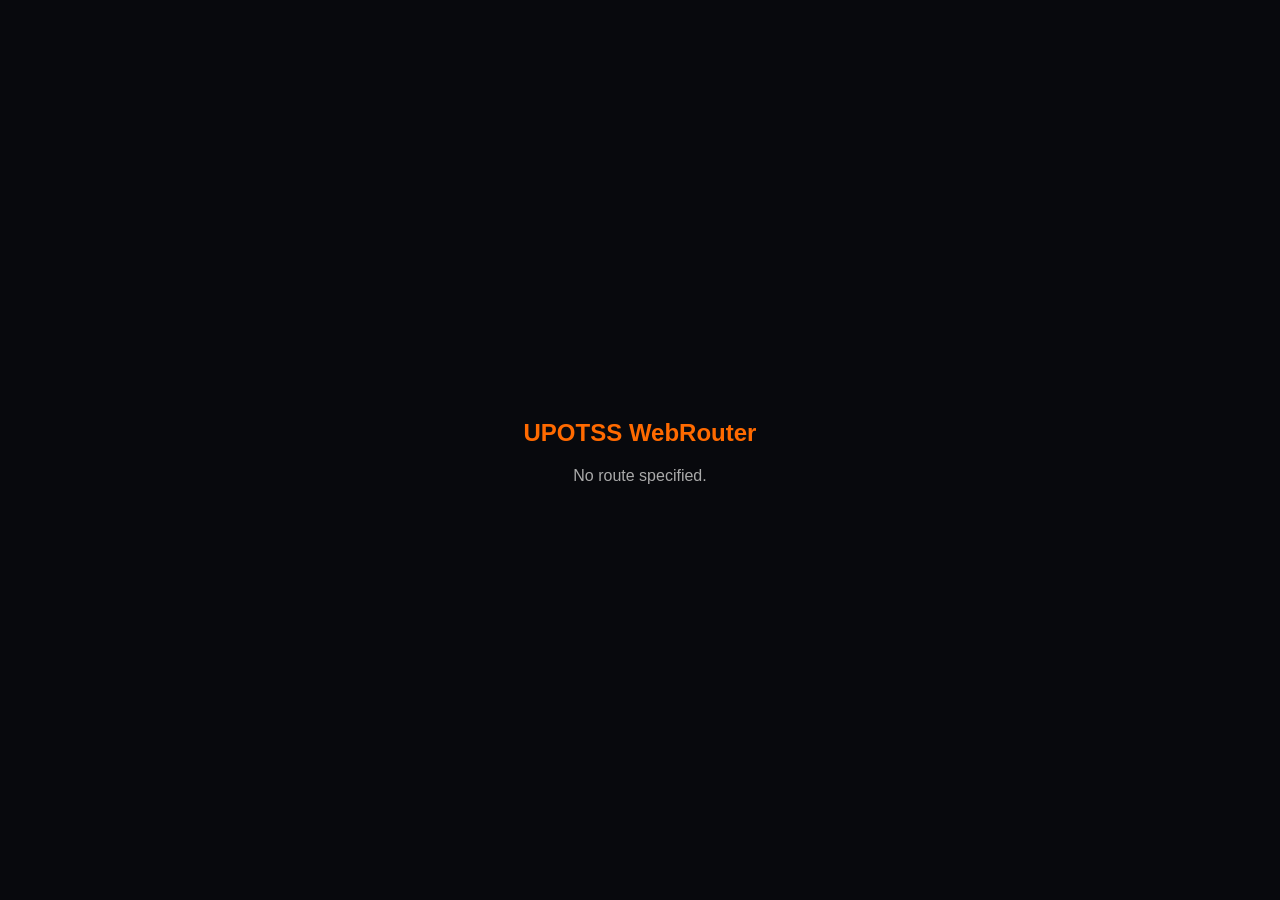
<file: index.html>
<!DOCTYPE html>
<html lang="en">
<head>
<meta charset="UTF-8">
<meta name="viewport" content="width=device-width, initial-scale=1">

<title>UPOTSS WebRouter</title>

<meta name="description" content="UPOTSS WebRouter - Dynamic URL routing system.">

<meta property="og:type" content="website">
<meta property="og:title" content="UPOTSS WebRouter">
<meta property="og:description" content="Dynamic URL routing system.">
<meta property="og:url" content="https://oekcdn.github.io/">

<meta name="twitter:card" content="summary">
<meta name="twitter:title" content="UPOTSS WebRouter">
<meta name="twitter:description" content="Dynamic URL routing system.">

<style>
body {
    background: #08090d;
    color: white;
    font-family: Arial, sans-serif;
    display: flex;
    justify-content: center;
    align-items: center;
    min-height: 100vh;
    margin: 0;
}

.container {
    text-align: center;
    padding: 30px;
}

h2 {
    color: #ff6a00;
}

p {
    color: #aaa;
    overflow-wrap: anywhere;
}
</style>
</head>

<body>

<div class="container">
    <h2 id="title">UPOTSS WebRouter</h2>
    <p id="status">Loading route...</p>
</div>

<script>
(async () => {

    const params = new URLSearchParams(location.search);
    const route = params.keys().next().value;

    const titleElement = document.getElementById("title");
    const statusElement = document.getElementById("status");

    function setMeta(attribute, key, content) {
        let element = document.querySelector(
            `meta[${attribute}="${key}"]`
        );

        if (!element) {
            element = document.createElement("meta");
            element.setAttribute(attribute, key);
            document.head.appendChild(element);
        }

        element.setAttribute("content", content);
    }

    function updateMetadata(title, description) {
        document.title = title;
        titleElement.textContent = title;

        setMeta("name", "description", description);

        setMeta("property", "og:title", title);
        setMeta("property", "og:description", description);
        setMeta("property", "og:url", location.href);

        setMeta("name", "twitter:title", title);
        setMeta("name", "twitter:description", description);
    }

    if (!route) {
        updateMetadata(
            "UPOTSS WebRouter",
            "UPOTSS WebRouter - Dynamic URL routing system."
        );

        statusElement.textContent = "No route specified.";
        return;
    }

    updateMetadata(
        `Visit ${route} | UPOTSS WebRouter`,
        "Loading destination..."
    );

    try {

        // Load route.txt
        const response = await fetch(
            "./route.txt",
            { cache: "no-cache" }
        );

        if (!response.ok) {
            throw new Error("Failed to load route.txt");
        }

        const text = await response.text();

        // Parse routes
        const routes = {};

        text.split(/\r?\n/).forEach(line => {

            line = line.trim();

            if (!line || line.startsWith("#")) return;

            const separator = line.indexOf("=");

            if (separator < 1) return;

            const key = line.slice(0, separator).trim();
            const value = line.slice(separator + 1).trim();

            if (key && value) {
                routes[key] = value;
            }

        });

        // Find destination
        const destination = routes[route];

        if (!destination) {
            throw new Error("Route not found: " + route);
        }

        // Validate destination
        const url = new URL(destination);

        if (!["https:", "http:"].includes(url.protocol)) {
            throw new Error("Invalid URL protocol");
        }

        // Update metadata using FULL destination URL
        const title = `Visit ${route} | UPOTSS WebRouter`;

        const description = `Redirecting to ${url.href}`;

        updateMetadata(title, description);

        // Display destination
        statusElement.textContent = description;

        // Redirect
        location.replace(url.href);

    } catch (error) {

        statusElement.textContent =
            "Routing error: " + error.message;

    }

})();
</script>

</body>
</html>
</file>
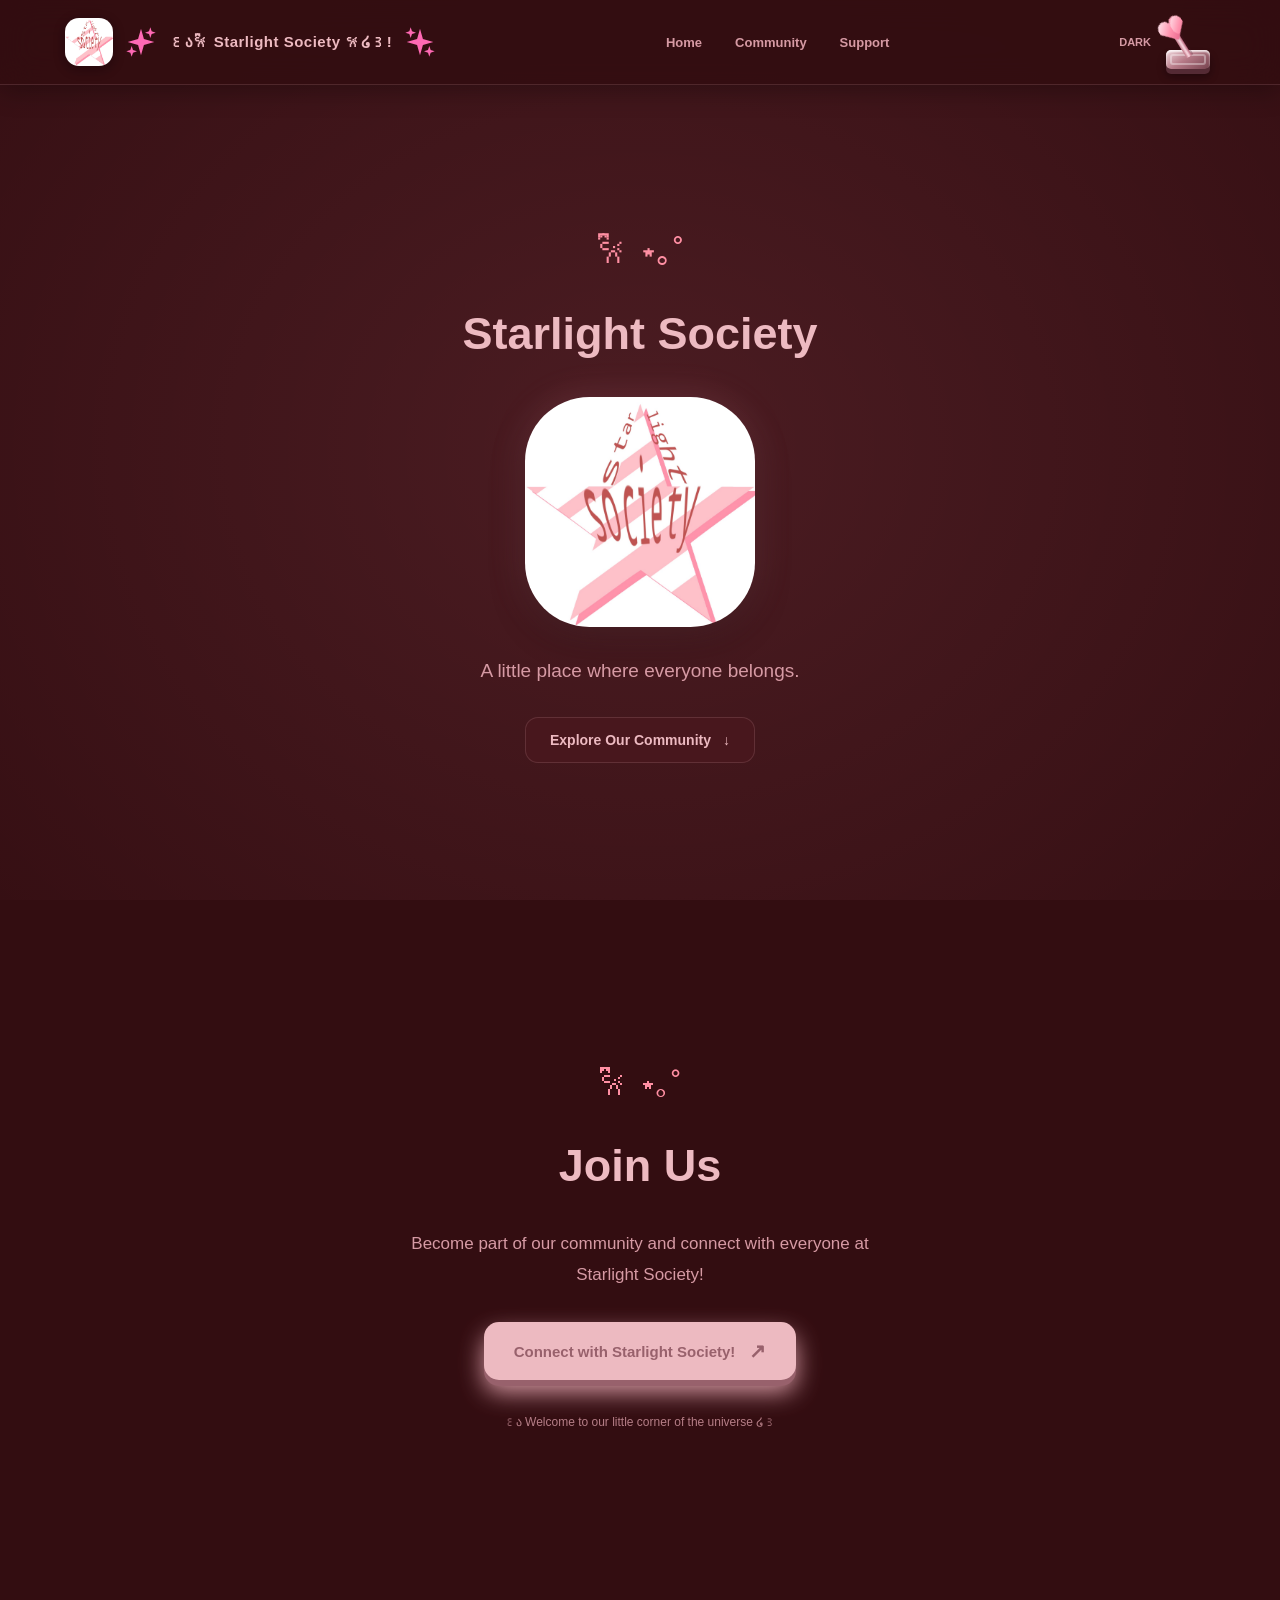
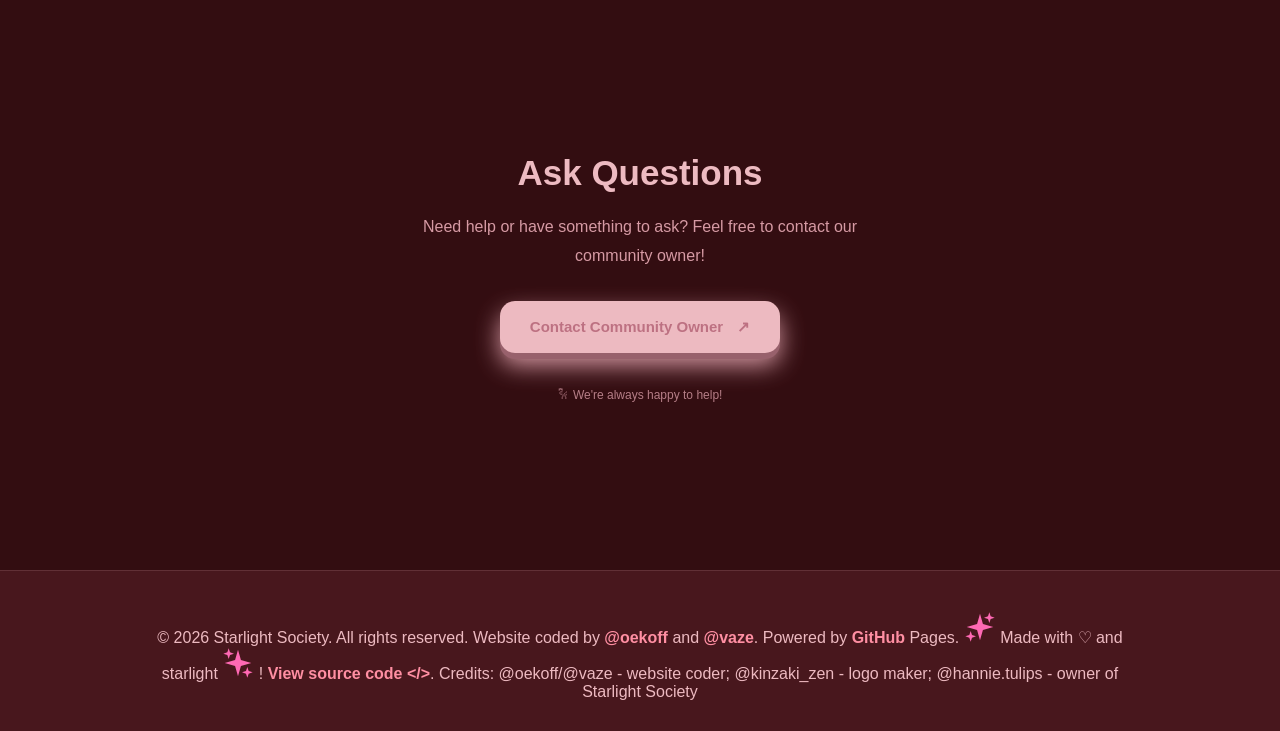
<file: slsociety/index.html>
<!DOCTYPE html>
<html lang="en" data-theme="dark">

<head>
    <meta charset="UTF-8">
    <link rel="stylesheet" href="style.css"></link>
  <link rel="icon" type="image/png" href="./0.png">
    <meta name="viewport" content="width=device-width, initial-scale=1.0">
    <meta name="description" content="A little place where everyone belongs. Join Starlight Society and connect with our community!">
    <meta property="og:type" content="website">
    <meta property="og:title" content="𐙚ྀི Starlight Society ⋆.˚">
    <meta property="og:description" content="A little place where everyone belongs. Join our community and make new connections!">
    <meta property="og:url" content="https://up0h.github.io/slsociety/">
    <meta property="og:image" content="https://up0h.github.io/slsociety/1.png">
    <meta property="og:image:alt" content="Starlight Society">
    <meta name="twitter:card" content="summary_large_image">
    <meta name="twitter:title" content="𐙚ྀི Starlight Society ⋆.˚">   
    <meta name="twitter:description" content="A little place where everyone belongs.">
    <meta name="twitter:image" content="https://up0h.github.io/slsociety/0.png">
    <meta name="theme-color" content="#330D11">
<title>Welcome to 𐙚ྀི Starlight Society ⋆.˚</title>
</head>

<body>

<header>
    <nav>

        <a href="#" class="logo">
            <img src="./1.png" alt="Logo">
                <svg xmlns="http://www.w3.org/2000/svg" viewBox="0 0 24 24" width="32" height="32"><path fill="#FF69B4" d="M12 2L14.2 9.8 22 12l-7.8 2.2L12 22l-2.2-7.8L2 12l7.8-2.2L12 2Z"/><path fill="#FF69B4" d="M19 1L20 4L23 5L20 6L19 9L18 6L15 5L18 4L19 1Z"/><path fill="#FF69B4" d="M5 15L6 18L9 19L6 20L5 23L4 20L1 19L4 18L5 15Z"/>
                </svg>
            <span class="logo-name" aria-label="𝘴𝘵𝘢𝘳𝘭𝘪𝘨𝘩𝘵 𝘴𝘰𝘤𝘪𝘦𝘵𝘺" aria-checked="false" title="𝘴𝘵𝘢𝘳𝘭𝘪𝘨𝘩𝘵 𝘴𝘰𝘤𝘪𝘦𝘵𝘺">
                ꒰ა𐙚ྀི Starlight Society 𐙚໒꒱!
            </span>
            <svg xmlns="http://www.w3.org/2000/svg" transform="scale(-1, 1)" viewBox="0 0 24 24" width="32" height="32"><path fill="#FF69B4" d="M12 2L14.2 9.8 22 12l-7.8 2.2L12 22l-2.2-7.8L2 12l7.8-2.2L12 2Z"/><path fill="#FF69B4" d="M19 1L20 4L23 5L20 6L19 9L18 6L15 5L18 4L19 1Z"/><path fill="#FF69B4" d="M5 15L6 18L9 19L6 20L5 23L4 20L1 19L4 18L5 15Z"/>
            </svg>
        </a>

        <div class="nav-links">
            <a href="#home">Home</a>
            <a href="#community">Community</a>
            <a href="#contact">Support</a>
        </div>

        <div class="theme-control">

            <span class="theme-label" id="theme-label">
                DARK
            </span>

            <button
                class="lever"
                id="theme-switch"
                type="button"
                role="switch"
                aria-checked="false"
                aria-label="Toggle light and dark theme"
                title="Toggle theme"
            >
                <span class="lever-base"></span>

                <span class="lever-mechanism">
                    <span class="lever-rod"></span>
                    <span class="lever-handle"></span>
                </span>
            </button>

        </div>

    </nav>
</header>

<section id="home" class="home">
    <div class="home-content">

        <span class="home-decoration">𐙚ྀི ⋆｡˚</span>

        <h2>Starlight Society</h2>

        <div class="home-logo">
            <img src="./1.png" alt="Starlight Society Logo">
        </div>

        <p>
            A little place where everyone belongs.
        </p>

        <a href="#community" class="home-button">
            Explore Our Community
            <span>↓</span>
        </a>

    </div>
</section>

<section id="community" class="community">
    <div class="community-content">
        <span class="community-decoration">𐙚ྀི ⋆｡˚</span>

        <h2>Join Us</h2>

        <p>
            Become part of our community and connect
            with everyone at Starlight Society!
        </p>

        <a
            href="https://chat.whatsapp.com/JHBDx2jYXFjFtOSWoPaMwg"
            target="_blank"
            rel="noopener noreferrer"
            class="community-button"
        >
            Connect with Starlight Society!
            <span>↗</span>
        </a>

        <span class="community-footer">
            ꒰ა Welcome to our little corner of the universe ໒꒱
        </span>
    </div>
</section>

<section id="contact" class="support">
    <div class="support-content">

        <h2>Ask Questions</h2>

        <p>
            Need help or have something to ask?
            Feel free to contact our community owner!
        </p>

        <a
            href="https://wa.me/hannie.tulips"
            target="_blank"
            rel="noopener noreferrer"
            class="support-button"
        >
            Contact Community Owner
            <span>↗</span>
        </a>

        <span class="support-footer">
            𐙚ྀི We're always happy to help!
        </span>

    </div>
</section>

<footer class="site-footer">
    <div class="footer-content">
        <span class="copyright">
            © <span id="current-year"></span> Starlight Society.
            All rights reserved.
        </span>

        <span class="footer-credit">
            Website coded by
            <a href="https://wa.me/@oekoff" target="_blank" rel="noopener noreferrer">@oekoff</a>
            and
            <a href="https://wa.me/@vazenet" target="_blank" rel="noopener noreferrer">@vaze</a>.
        </span>

            <span class="footer-powered">
                Powered by
                <a href="https://github.com/" target="_blank" rel="noopener noreferrer">
                    <strong>GitHub</strong>
                </a>Pages.
                </span>

        <span>
            <svg xmlns="http://www.w3.org/2000/svg" viewBox="0 0 24 24" width="32" height="32"><path fill="#FF69B4" d="M12 2L14.2 9.8 22 12l-7.8 2.2L12 22l-2.2-7.8L2 12l7.8-2.2L12 2Z"></path><path fill="#FF69B4" d="M19 1L20 4L23 5L20 6L19 9L18 6L15 5L18 4L19 1Z"></path><path fill="#FF69B4" d="M5 15L6 18L9 19L6 20L5 23L4 20L1 19L4 18L5 15Z"></path>
            </svg> Made with ♡ and starlight <svg xmlns="http://www.w3.org/2000/svg" transform="scale(-1, 1)" viewBox="0 0 24 24" width="32" height="32"><path fill="#FF69B4" d="M12 2L14.2 9.8 22 12l-7.8 2.2L12 22l-2.2-7.8L2 12l7.8-2.2L12 2Z"></path><path fill="#FF69B4" d="M19 1L20 4L23 5L20 6L19 9L18 6L15 5L18 4L19 1Z"></path><path fill="#FF69B4" d="M5 15L6 18L9 19L6 20L5 23L4 20L1 19L4 18L5 15Z"></path>
            </svg>
        </span>! <a href="https://raw.githubusercontent.com/up0h/up0h.github.io/refs/heads/main/slsociety/index.html">View source code <strong>&lt;/&gt;</strong></a>. Credits: @oekoff/@vaze - website coder; @kinzaki_zen - logo maker; @hannie.tulips - owner of Starlight Society

    </div>
</footer>

<script src="./script.js"></script>

</body>
</html>
</file>
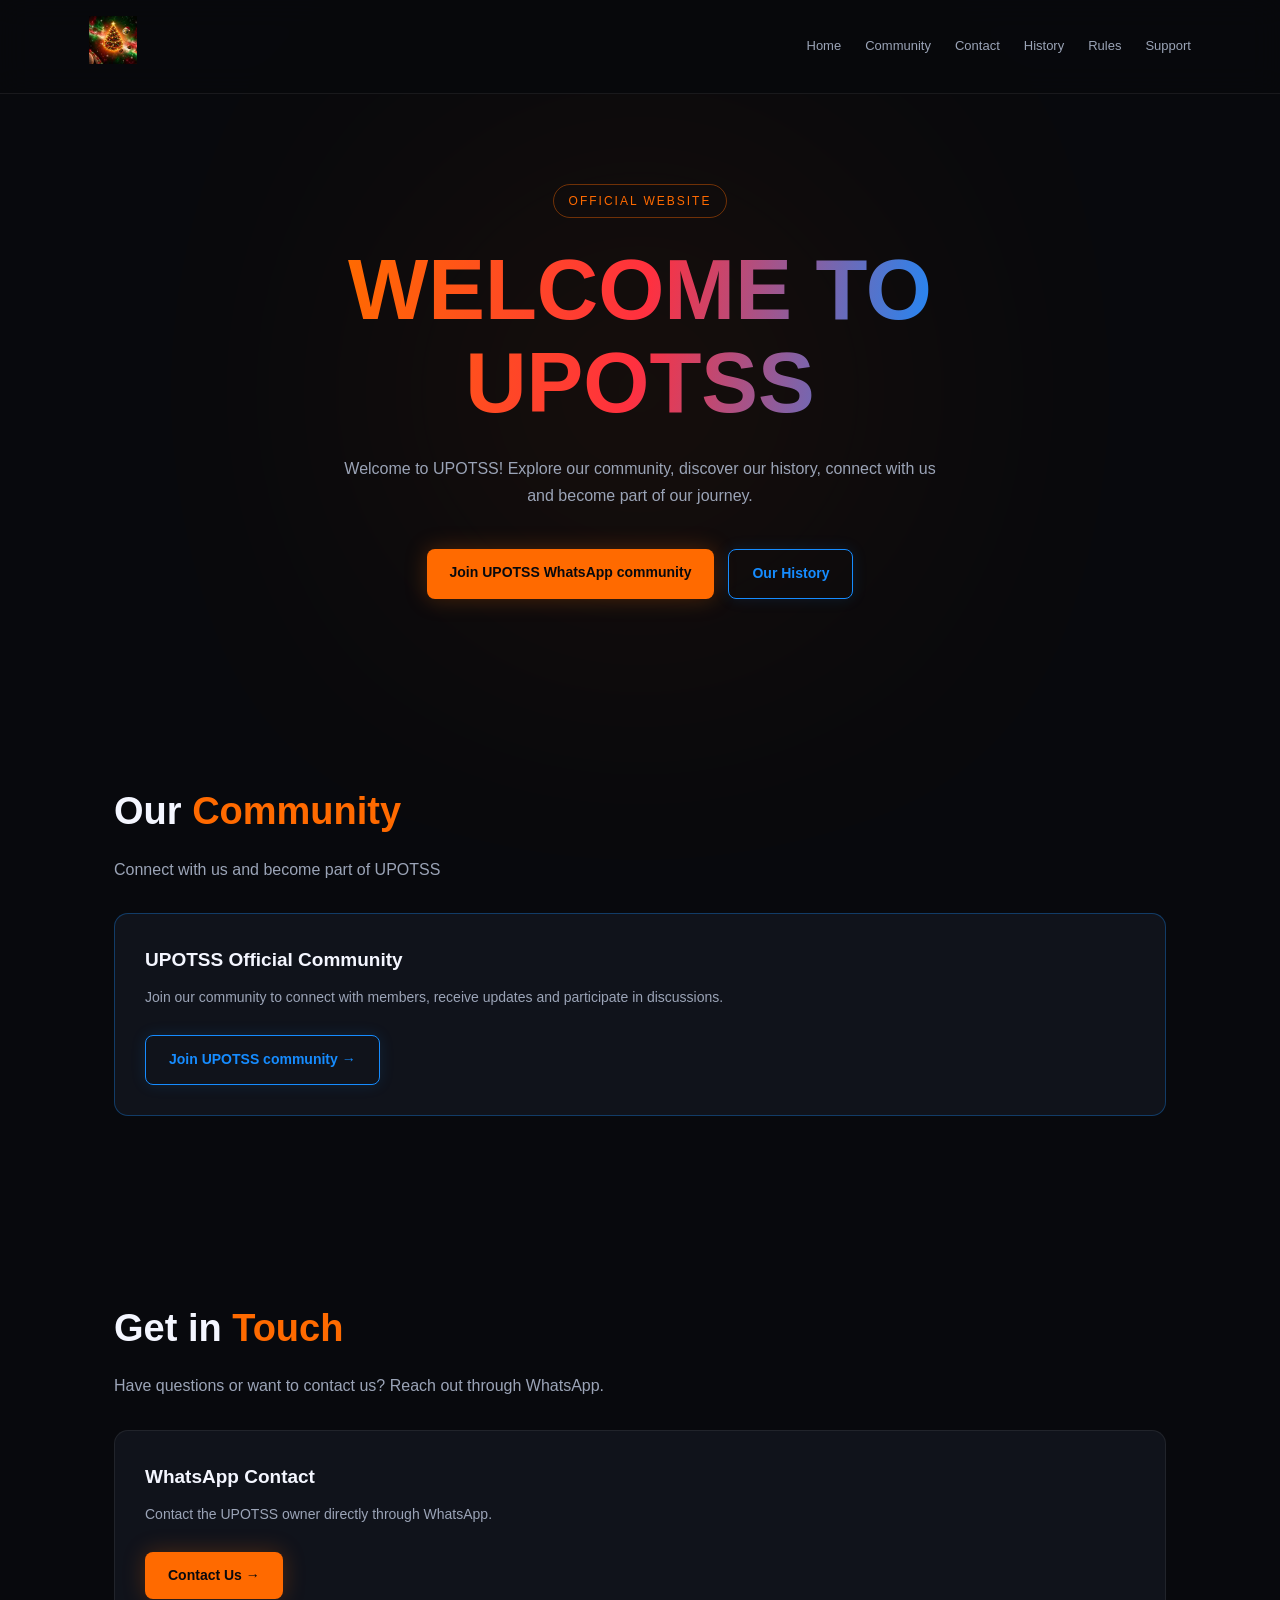
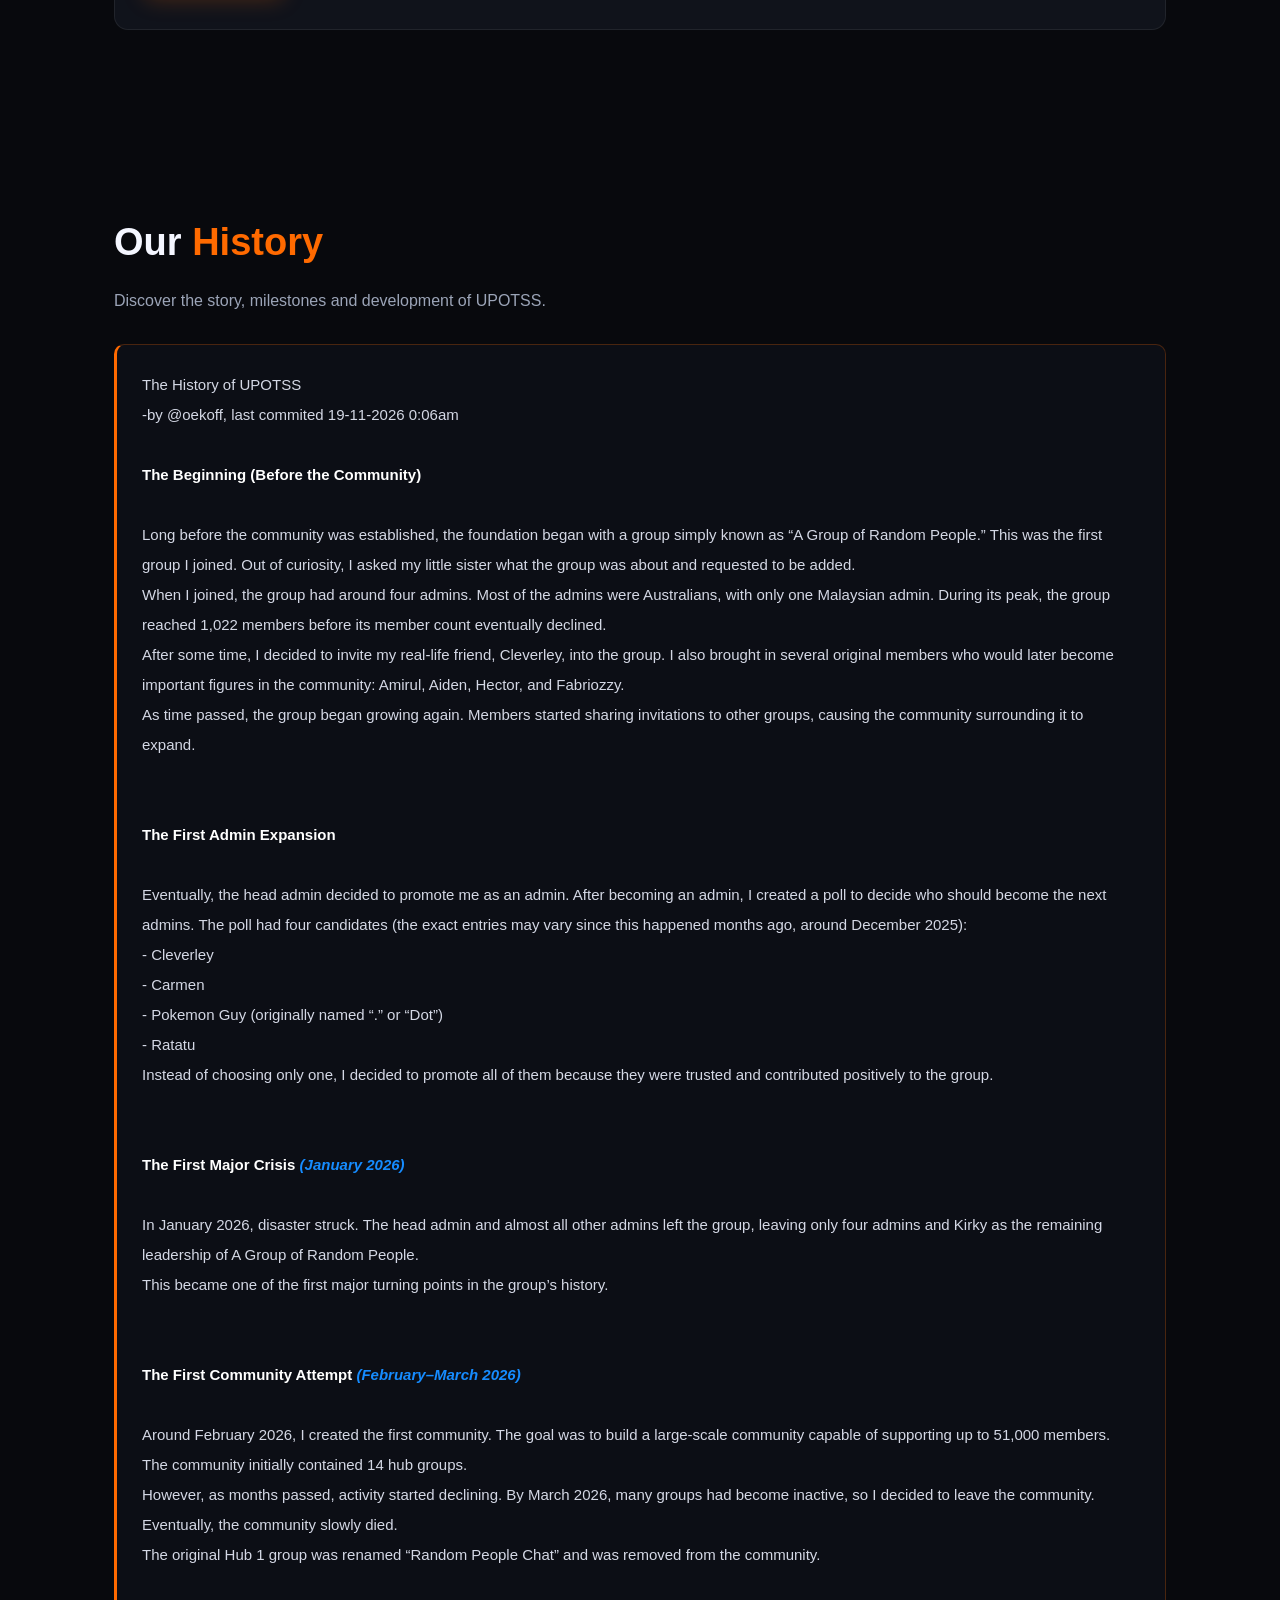
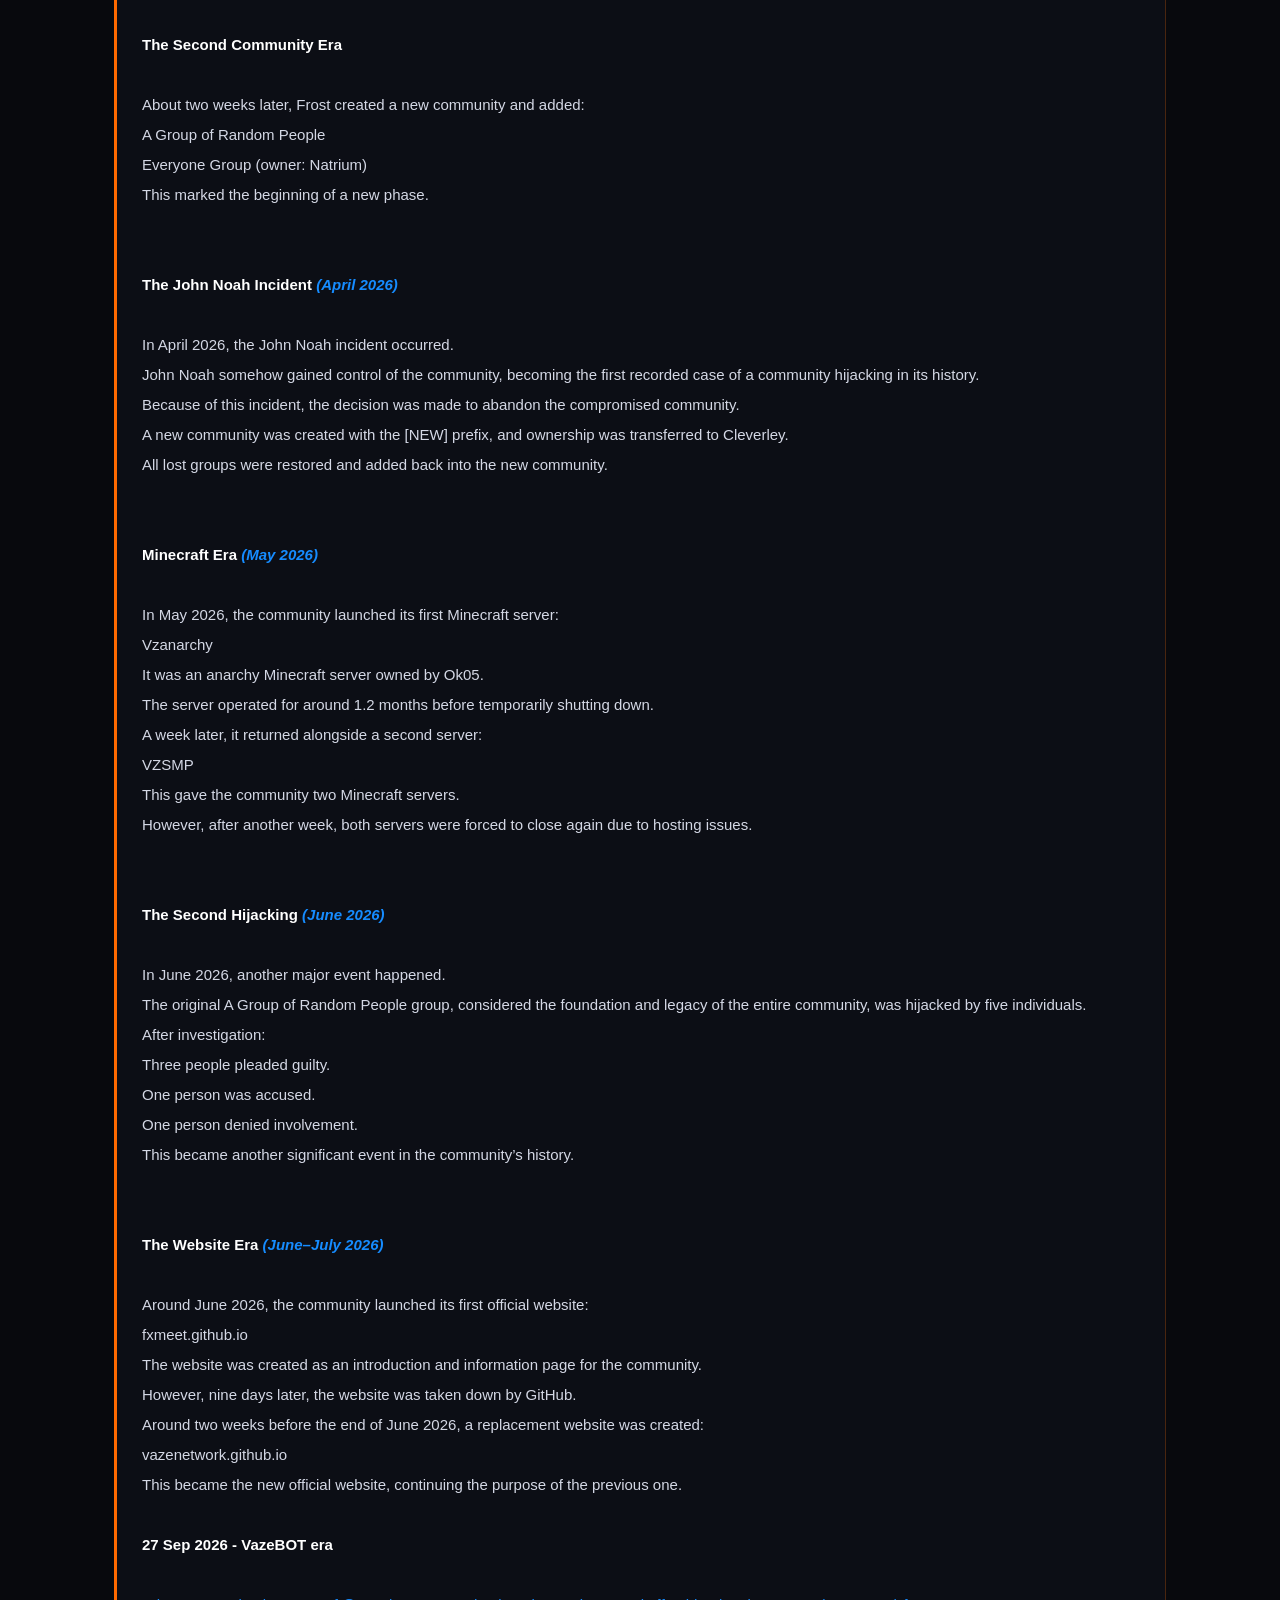
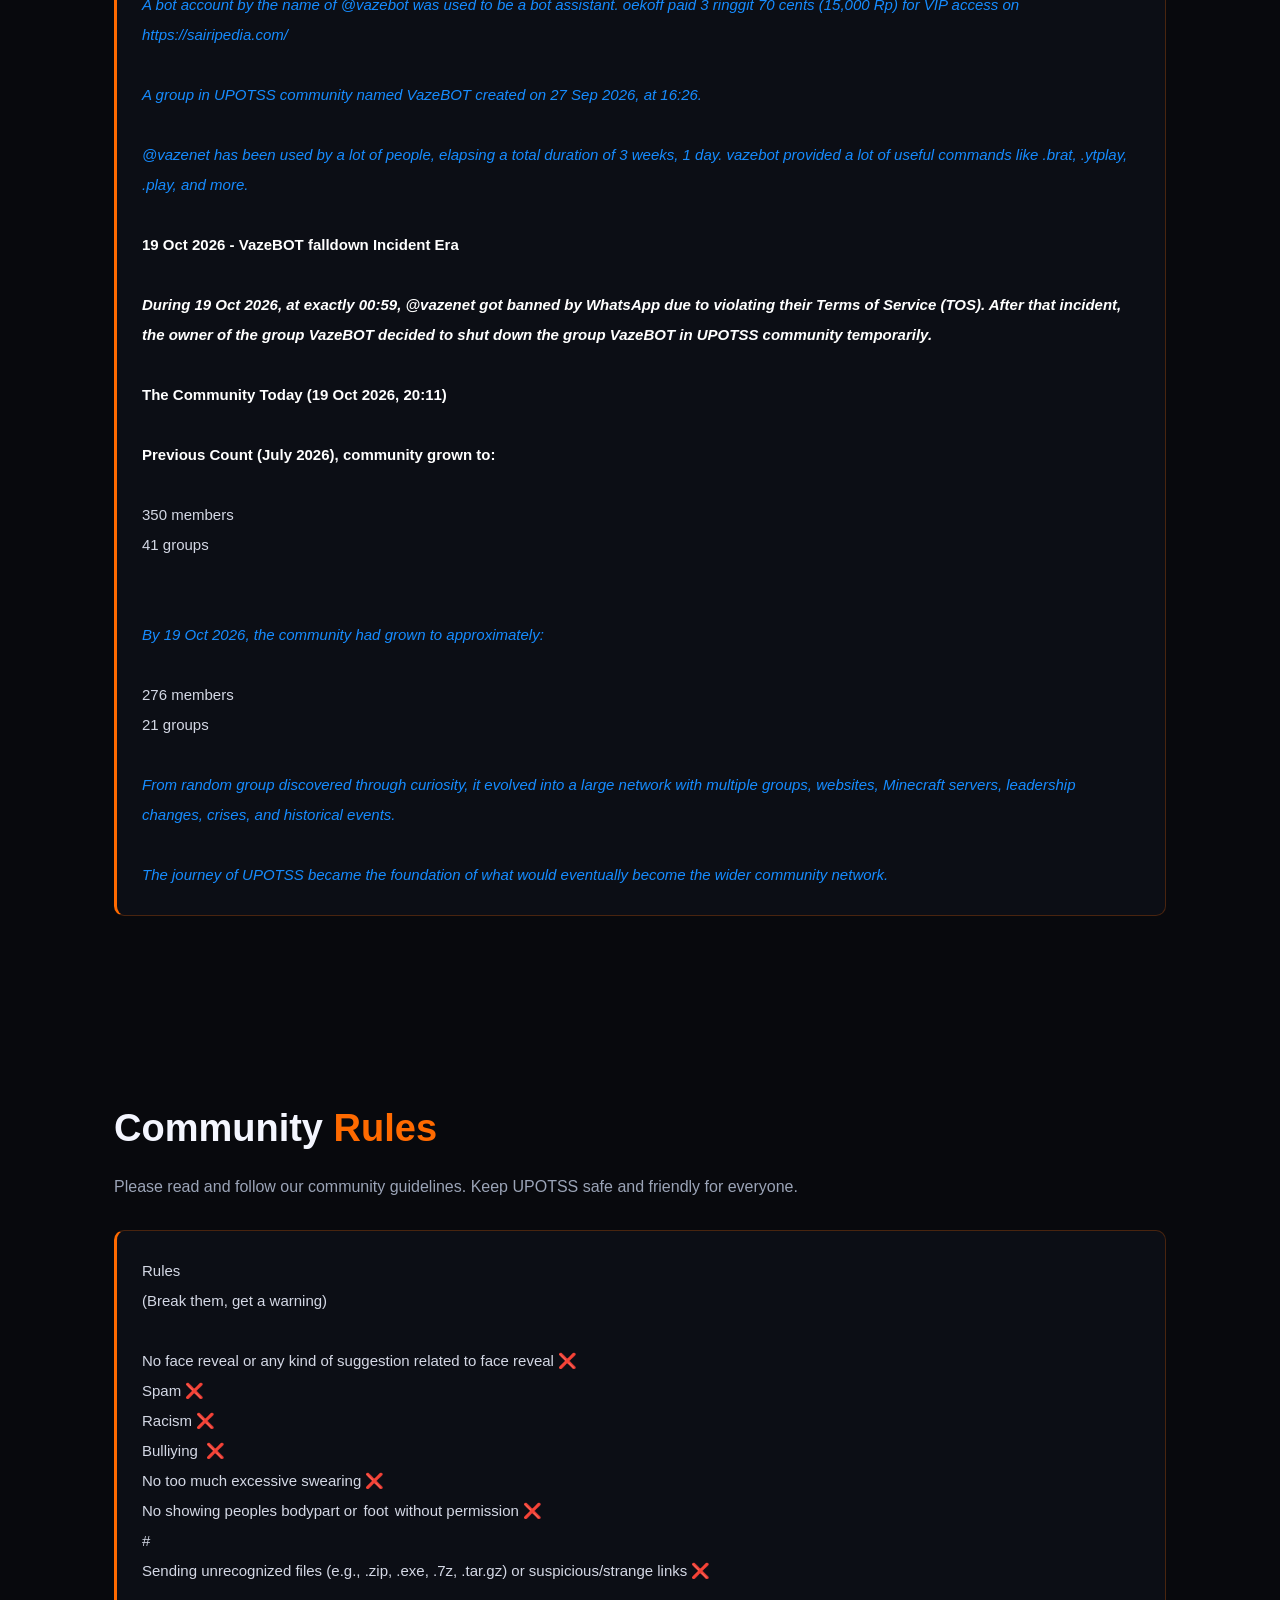
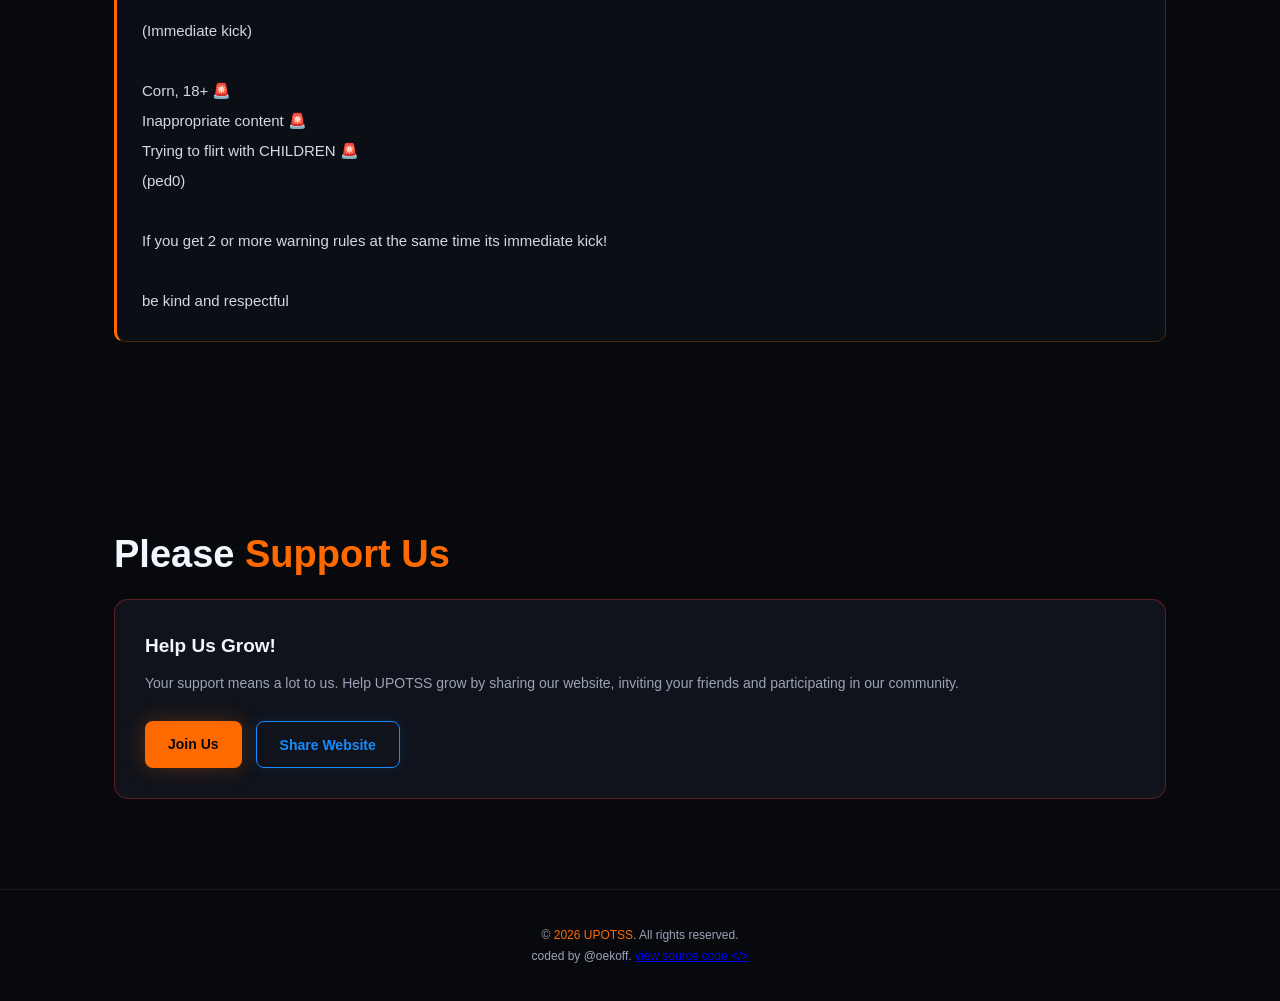
<file: upotss/index.html>
<!DOCTYPE html>
<html lang="en">
<head>
<meta charset="UTF-8">
<meta name="viewport" content="width=device-width, initial-scale=1.0">
<link rel="icon" type="image" href="./favicon/0.png"></link>
<meta name="theme-color" content="#08090d">
<title>UPOTSS | Official Website</title>

<style>
:root {
    --bg: #08090d;
    --panel: #10131b;
    --orange: #ff6a00;
    --red: #ff303f;
    --blue: #168cff;
    --white: #f4f6ff;
    --muted: #9ba4b7;
}

* {
    box-sizing: border-box;
    margin: 0;
    padding: 0;
}

html {
    scroll-behavior: smooth;
}

body {
    background: var(--bg);
    color: var(--white);
    font-family: Arial, Helvetica, sans-serif;
    line-height: 1.7;
    overflow-x: hidden;
}

a {
    text-decoration: none;
    color: inherit;
}

header {
    position: sticky;
    top: 0;
    z-index: 100;
    background: rgba(8,9,13,.92);
    backdrop-filter: blur(15px);
    border-bottom: 1px solid #ffffff12;
}

nav {
    max-width: 1150px;
    margin: auto;
    padding: 16px 24px;
    display: flex;
    justify-content: space-between;
    align-items: center;
    gap: 20px;
}

.logo {
    font-size: 25px;
    font-weight: 900;
    letter-spacing: 2px;
    background: linear-gradient(90deg,var(--orange),var(--red),var(--blue));
    background-clip: text;
    -webkit-background-clip: text;
    color: transparent;
}

.nav-links {
    display: flex;
    gap: 24px;
    flex-wrap: wrap;
}

.nav-links a {
    font-size: 13px;
    color: var(--muted);
    transition: .2s;
}

.nav-links a:hover {
    color: var(--blue);
}

section {
    max-width: 1100px;
    margin: auto;
    padding: 90px 24px;
    scroll-margin-top: 70px;
}

.hero {
    min-height: 590px;
    display: flex;
    flex-direction: column;
    justify-content: center;
    align-items: center;
    text-align: center;
    position: relative;
}

.hero::before {
    content: "";
    position: absolute;
    width: 330px;
    height: 330px;
    background: var(--orange);
    filter: blur(160px);
    opacity: .17;
    border-radius: 50%;
    z-index: -1;
}

.tag {
    display: inline-block;
    padding: 6px 15px;
    border: 1px solid #ff6a0066;
    color: var(--orange);
    border-radius: 30px;
    font-size: 12px;
    letter-spacing: 2px;
    margin-bottom: 25px;
}

.hero h1 {
    font-size: clamp(45px, 9vw, 85px);
    line-height: 1.1;
    font-weight: 900;
    background: linear-gradient(100deg,var(--orange),var(--red),var(--blue));
    background-clip: text;
    -webkit-background-clip: text;
    color: transparent;
}

.hero p {
    max-width: 620px;
    color: var(--muted);
    margin: 25px auto;
    font-size: 16px;
}

.buttons {
    display: flex;
    justify-content: center;
    flex-wrap: wrap;
    gap: 14px;
    margin-top: 15px;
}

.btn {
    padding: 12px 23px;
    border-radius: 8px;
    font-size: 14px;
    font-weight: bold;
    transition: .25s;
    display: inline-block;
    cursor: pointer;
    font-family: inherit;
}

.btn:hover {
    transform: translateY(-4px);
    filter: brightness(1.2);
}

.btn-orange {
    background: var(--orange);
    color: #08090d;
    box-shadow: 0 0 22px #ff6a0040;
    border: none;
}

.btn-blue {
    border: 1px solid var(--blue);
    color: var(--blue);
    background: transparent;
    box-shadow: 0 0 15px #168cff20;
}

.section-title {
    font-size: clamp(27px, 5vw, 38px);
    font-weight: 900;
    margin-bottom: 12px;
}

.section-title span {
    color: var(--orange);
}

.section-description {
    color: var(--muted);
    margin-bottom: 30px;
}

.panel {
    background: var(--panel);
    border: 1px solid #ffffff12;
    border-radius: 14px;
    padding: 30px;
    transition: .25s;
}

.panel:hover {
    border-color: #168cff66;
    box-shadow: 0 0 25px #168cff12;
}

.contact-grid {
    display: grid;
    grid-template-columns: repeat(auto-fit,minmax(240px,1fr));
    gap: 20px;
}

.panel h3 {
    margin-bottom: 10px;
    font-size: 19px;
}

.panel p {
    color: var(--muted);
    font-size: 14px;
    margin-bottom: 20px;
}

.vsc {
    text-decoration: underline;
    color: blue;
}

.panel .btn {
    margin-top: 5px;
}

.community {
    border-color: #168cff55;
}

.support {
    border-color: #ff303f55;
}

.history-panel {
    background: #0c0e15;
    border: 1px solid #ff6a0040;
    border-left: 3px solid var(--orange);
    padding: 25px;
    border-radius: 10px;
    overflow-wrap: anywhere;
    min-height: 100px;
}

#history-content,
#rules-content {
    white-space: pre-wrap;
    color: #d4d8e5;
    font-size: 15px;
    line-height: 2;
}

#history-content strong,
#rules-content strong {
    color: #fff;
    font-weight: 900;
}

#history-content em,
#rules-content em {
    color: var(--blue);
}

#history-content mark,
#rules-content mark {
    background: #ff6a0030;
    color: #ffad66;
    padding: 2px 5px;
    border-radius: 4px;
}

.loading {
    color: var(--muted);
    animation: pulse 1.5s infinite;
}

@keyframes pulse {
    50% { opacity: .4; }
}

footer {
    text-align: center;
    padding: 35px 20px;
    border-top: 1px solid #ffffff12;
    color: var(--muted);
    font-size: 12px;
}

footer span {
    color: var(--orange);
}

@media(max-width:600px) {
    nav {
        flex-direction: column;
    }

    .nav-links {
        justify-content: center;
        gap: 15px;
    }

    section {
        padding: 65px 19px;
    }

    .hero {
        min-height: 480px;
    }

    .panel {
        padding: 23px;
    }
}
</style>
</head>

<body>

<header>
<nav>
    <a href="#" class="logo"><img src="./favicon/0.png" width="48px" height="48px"></img></a>

    <div class="nav-links">
        <a href="#home">Home</a>
        <a href="#community">Community</a>
        <a href="#contact">Contact</a>
        <a href="#history">History</a>
        <a href="#rules">Rules</a>
        <a href="#support">Support</a>
    </div>
</nav>
</header>

<!-- INTRODUCTION -->
<section class="hero" id="home">

    <div class="tag">OFFICIAL WEBSITE</div>

    <h1>WELCOME TO<br>UPOTSS</h1>

    <p>
        Welcome to UPOTSS! Explore our community,
        discover our history, connect with us and
        become part of our journey.
    </p>

    <div class="buttons">
        <a href="#community" class="btn btn-orange">
            Join UPOTSS WhatsApp community
        </a>

        <a href="#history" class="btn btn-blue">
            Our History
        </a>
    </div>

</section>

<!-- COMMUNITY -->
<section id="community">

    <h2 class="section-title">
        Our <span>Community</span>
    </h2>

    <p class="section-description">
        Connect with us and become part of UPOTSS
    </p>

    <div class="contact-grid">

        <div class="panel community">
            <h3 id="community-name">Welcome to UPOTSS!</h3>

            <p>
                 Join our community to connect with members,
                receive updates and participate in discussions.
            </p>

            <a id="community-link"
               href="https://example.com"
               target="_blank"
               rel="noopener noreferrer"
               class="btn btn-blue">
                Join UPOTSS community →
            </a>
        </div>

    </div>
</section>

<!-- CONTACT -->
<section id="contact">

    <h2 class="section-title">
        Get in <span>Touch</span>
    </h2>

    <p class="section-description">
        Have questions or want to contact us?
        Reach out through WhatsApp.
    </p>

    <div class="contact-grid">

        <div class="panel">
            <h3>WhatsApp Contact</h3>

            <p>
                Contact the UPOTSS owner directly through WhatsApp.
            </p>

            <a id="whatsapp-link"
               href="https://wa.me/"
               target="_blank"
               rel="noopener noreferrer"
               class="btn btn-orange">
                Contact Us →
            </a>
        </div>

    </div>
</section>

<!-- HISTORY -->
<section id="history">

    <h2 class="section-title">
        Our <span>History</span>
    </h2>

    <p class="section-description">
        Discover the story, milestones and development of UPOTSS.
    </p>

    <div class="history-panel">
        <div id="history-content" class="loading">
            Loading UPOTSS history...
        </div>
    </div>

</section>

<!-- RULES -->
<section id="rules">

    <h2 class="section-title">
        Community <span>Rules</span>
    </h2>

    <p class="section-description">
        Please read and follow our community guidelines.
        Keep UPOTSS safe and friendly for everyone.
    </p>

    <div class="history-panel">
        <div id="rules-content" class="loading">
            Loading UPOTSS rules...
        </div>
    </div>

</section>

<!-- SUPPORT -->
<section id="support">

    <h2 class="section-title">
        Please <span>Support Us</span>
    </h2>

    <div class="panel support">

        <h3>Help Us Grow!</h3>

        <p>
            Your support means a lot to us.
            Help UPOTSS grow by sharing our website,
            inviting your friends and participating
            in our community.
        </p>

        <div class="buttons" style="justify-content:flex-start">

            <a href="#community" class="btn btn-orange">
                Join Us
            </a>

            <button onclick="shareWebsite()" class="btn btn-blue">
                Share Website
            </button>

        </div>

    </div>
</section>

<footer>
    <p>© <span id="year"></span> <span>UPOTSS</span>. All rights reserved.</p>
    <p>
        coded by @oekoff.
        <a href="https://raw.githubusercontent.com/up0h/up0h.github.io/refs/heads/main/upotss/index.html"
           class="vsc">
           view source code &lt;/&gt;
        </a>
    </p>
</footer>

<script>

// ==========================================
// UPOTSS WEBSITE CONFIGURATION
// ==========================================

const CONFIG = {

    whatsappUsername: "@oekoff",

    communityName: "UPOTSS Official Community",

    communityLink: "https://chat.whatsapp.com/CDdfYR50PtS19zTSPHsiWR"

};

// ==========================================
// APPLY CONFIGURATION
// ==========================================

// WhatsApp username: without @

const whatsapp = CONFIG.whatsappUsername.replace(/^@/, "");

document.getElementById("whatsapp-link").href =
    "https://wa.me/" + whatsapp;

// Community details

document.getElementById("community-name").textContent =
    CONFIG.communityName;

document.getElementById("community-link").href =
    CONFIG.communityLink;

// Current year

document.getElementById("year").textContent =
    new Date().getFullYear();


// ==========================================
// TEXT FORMATTER
// ==========================================

// Supported:
// *bold*
// _italic_
// `highlight`
//
// Nested:
// _*bold italic*_
// *_bold italic_*
// *bold _italic_*
// _italic `highlight`_

function escapeHTML(text) {

    return text.replace(/[&<>"']/g, char => ({
        "&": "&amp;",
        "<": "&lt;",
        ">": "&gt;",
        '"': "&quot;",
        "'": "&#39;"
    })[char]);

}

function formatHistory(text) {

    const delimiters = {
        "*": "strong",
        "_": "em",
        "`": "mark"
    };

    function parse(source, closing = null) {

        let result = "";

        for (let i = 0; i < source.length;) {

            const char = source[i];

            // Check for closing delimiter

            if (closing && char === closing) {
                return {
                    html: result,
                    next: i + 1,
                    closed: true
                };
            }

            // Check for formatting delimiter

            if (delimiters[char]) {

                const nested = parse(source.slice(i + 1), char);

                if (nested.closed) {

                    const tag = delimiters[char];

                    result += `<${tag}>${nested.html}</${tag}>`;

                    i += nested.next + 1;

                    continue;
                }
            }

            // Escape normal text

            result += escapeHTML(char);

            i++;

        }

        return {
            html: result,
            next: source.length,
            closed: false
        };

    }

    return parse(text).html;

}


// ==========================================
// GENERIC TEXT FILE LOADER
// ==========================================

async function loadTextFile(filename, elementId, label) {

    const element = document.getElementById(elementId);

    try {

        const response = await fetch(
            filename + "?v=" + Date.now(),
            { cache: "no-store" }
        );

        if (!response.ok) {
            throw new Error("HTTP " + response.status);
        }

        const content = await response.text();

        if (!content.trim()) {

            element.textContent =
                "No " + label + " information is available yet.";

            element.classList.remove("loading");

            return;

        }

        element.innerHTML = formatHistory(content);

        element.classList.remove("loading");

    } catch (error) {

        element.textContent =
            "Unable to load " + filename + ". Please try again later.";

        element.classList.remove("loading");

        console.error(label + " loading error:", error);

    }

}


// ==========================================
// AUTOMATIC HISTORY LOADING
// ==========================================

function loadHistory() {

    return loadTextFile(
        "history.txt",
        "history-content",
        "history"
    );

}


// ==========================================
// AUTOMATIC RULES LOADING
// ==========================================

function loadRules() {

    return loadTextFile(
        "rules.txt",
        "rules-content",
        "rules"
    );

}


// Load both files automatically on every device.

loadHistory();
loadRules();


// ==========================================
// SHARE WEBSITE
// ==========================================

async function shareWebsite() {

    const shareData = {
        title: "UPOTSS",
        text: "Welcome to UPOTSS! Visit our official website:",
        url: window.location.href
    };

    try {

        if (navigator.share) {

            await navigator.share(shareData);

        } else if (navigator.clipboard) {

            await navigator.clipboard.writeText(window.location.href);

            alert("Website link copied!");

        } else {

            prompt("Copy website link:", window.location.href);

        }

    } catch (error) {

        if (error.name !== "AbortError") {
            console.error(error);
        }

    }

}

</script>

</body>
  </html>
</file>
<file: slsociety/style.css>
:root {
    --light: #EDBAC1;
    --dark: #330D11;

    --bg: #330D11;
    --surface: #48171D;
    --text: #EDBAC1;
    --muted: #D69AA4;
    --accent: #FF8FA3;

    --header-border: rgba(237, 186, 193, .15);
    --shadow: rgba(0, 0, 0, .3);
}

[data-theme="light"] {
    --bg: var(--light);
    --surface: var(--light);
    --text: #5A202B;
    --muted: #98616C;
    --accent: #DB7189;

    --header-border: rgba(90, 32, 43, .15);
    --shadow: rgba(90, 32, 43, .12);
}

* {
    box-sizing: border-box;
}

body {
    margin: 0;
    min-height: 100vh;
    background:
        radial-gradient(
            ellipse 75% 90% at 50% 50%,
            color-mix(in srgb, var(--accent) 12%, transparent),
            transparent 100%
        ),
        var(--bg);

    background-attachment: fixed;
    color: var(--text);
    font-family: 'Trebuchet MS', sans-serif;
    transition: background-color .35s, color .35s;
}

header {
    position: sticky;
    top: 0;
    z-index: 100;
    background: color-mix(in srgb, var(--bg) 88%, transparent);
    backdrop-filter: blur(16px);
    border-bottom: 1px solid var(--header-border);
    box-shadow: 0 5px 25px var(--shadow);
}

nav {
    max-width: 1200px;
    margin: auto;
    padding: 13px 25px;

    display: flex;
    align-items: center;
    justify-content: space-between;
    gap: 25px;
}

.logo {
    display: flex;
    align-items: center;
    gap: 12px;
    text-decoration: none;
    flex-shrink: 0;
}

.logo img {
    width: 48px;
    height: 48px;
    border-radius: 14px;
    object-fit: cover;
    box-shadow: 0 3px 12px var(--shadow);
    transition: transform .3s;
}

.logo:hover img {
    transform: rotate(-8deg) scale(1.08);
}

.logo-name {
    font-size: 15px;
    font-weight: bold;
    letter-spacing: .5px;
    color: var(--text);
}

.nav-links {
    display: flex;
    align-items: center;
    justify-content: center;
    gap: 7px;
    flex-wrap: wrap;
}

.nav-links a {
    font-size: 13px;
    font-weight: 600;
    text-decoration: none;
    color: var(--muted);
    padding: 10px 13px;
    border-radius: 10px;
    transition: .25s;
}

.nav-links a:hover {
    color: var(--accent);
    background: var(--surface);
    transform: translateY(-2px);
}

.theme-control {
    display: flex;
    align-items: center;
    gap: 10px;
    flex-shrink: 0;
}

.theme-label {
    font-size: 11px;
    color: var(--muted);
    font-weight: bold;
}

.lever {
    width: 54px;
    height: 58px;
    position: relative;
    cursor: pointer;
    border: none;
    background: transparent;
    padding: 0;
    perspective: 150px;
    -webkit-tap-highlight-color: transparent;
}

.lever-base {
    position: absolute;
    bottom: 2px;
    left: 5px;
    width: 44px;
    height: 19px;
    border-radius: 5px;
    background: linear-gradient(
        145deg,
        #f4dce1 0%,
        #b77b88 45%,
        #75414d 100%
    );
    box-shadow:
        0 5px 0 #542a34,
        0 7px 9px rgba(0,0,0,.35),
        inset 0 2px 2px rgba(255,255,255,.8);
}

.lever-base::before {
    content: "";
    position: absolute;
    inset: 4px;
    border: 2px solid rgba(255,255,255,.35);
    border-radius: 3px;
}

.lever-mechanism {
    position: absolute;
    left: 25px;
    bottom: 15px;
    width: 6px;
    height: 35px;
    transform-origin: 50% 100%;
    transform: rotate(-32deg);
    transition: transform .45s cubic-bezier(.2,.8,.2,1.3);
    transform-style: preserve-3d;
}



.lever-handle {
    position: absolute;
    top: -8px;
    left: -10px;
    width: 26px;
    height: 24px;

    background: linear-gradient(
        135deg,
        #fff0f4 0%,
        #ff91ad 45%,
        #d94f79 100%
    );

    clip-path: polygon(
        50% 100%,
        0% 43%,
        0% 25%,
        8% 8%,
        25% 0%,
        42% 5%,
        50% 20%,
        58% 5%,
        75% 0%,
        92% 8%,
        100% 25%,
        100% 43%
    );

    filter: drop-shadow(3px 4px 0 #a83f5c)
            drop-shadow(4px 5px 0 #783044);
}


.lever-handle::before,
.lever-handle::after {
    content: "";
    position: absolute;
    width: 22px;
    height: 22px;
    background: inherit;
    border-radius: 50%;
}

.lever-rod {
    position: absolute;
    left: 0;
    top: 7px;
    width: 6px;
    height: 29px;
    background: linear-gradient(
        90deg,
        #bd7182,
        #ffe1e8,
        #b35b72
    );
    box-shadow: 2px 0 0 rgba(80,20,40,.25);
}

/* Light mode = lever flipped */

[data-theme="light"] .lever-mechanism {
    transform: rotate(32deg);
}

.lever:hover .lever-handle {
    filter: brightness(1.12);
}

.lever:active .lever-mechanism {
    scale: .92;
}

.lever:focus-visible {
    outline: 2px solid var(--accent);
    outline-offset: 4px;
    border-radius: 8px;
}

@media (max-width: 760px) {
    nav {
        flex-wrap: wrap;
        justify-content: center;
        padding: 12px 15px;
        gap: 12px;
    }

    .logo {
        margin-right: auto;
    }

    .theme-control {
        margin-left: auto;
    }

    .nav-links {
        width: 100%;
        justify-content: center;
        gap: 3px;
    }

    .nav-links a {
        font-size: 12px;
        padding: 9px 10px;
    }
}

@media (prefers-reduced-motion: reduce) {
    *, *::before, *::after {
        transition-duration: .01ms !important;
        animation-duration: .01ms !important;
    }
}

.community {
    min-height: 75vh;
    display: flex;
    align-items: center;
    justify-content: center;
    padding: 80px 20px;
    text-align: center;
    background:
        radial-gradient(
            circle at 50% 40%,
            color-mix(in srgb, var(--accent) 13%, transparent),
            transparent 65%
        );
}

.community-content {
    max-width: 750px;
}

.community-decoration {
    display: block;
    font-size: 32px;
    color: var(--accent);
    margin-bottom: 12px;
}

.community h1 {
    font-size: clamp(55px, 10vw, 100px);
    font-weight: 900;
    letter-spacing: -3px;
    margin: 0 0 18px;
    color: var(--text);
    text-shadow: 0 5px 25px var(--shadow);
}

.community p {
    font-size: 17px;
    line-height: 1.8;
    color: var(--muted);
    margin: 0 auto 32px;
    max-width: 520px;
}

.community-button {
    display: inline-flex;
    align-items: center;
    justify-content: center;
    gap: 14px;
    padding: 17px 30px;
    border-radius: 15px;

    background: var(--light);
    color: #98616C;

    font-size: 15px;
    font-weight: 900;
    text-decoration: none;

    box-shadow:
        0 6px 0 #98616C,
        0 12px 25px #D69AA4;

    transition: transform .25s, box-shadow .25s;
}

.community-button span {
    font-size: 20px;
}

.community-button:hover {
    transform: translateY(-4px);
    box-shadow:
        0 10px 0 #98616C,
        0 18px 30px #D69AA4;
}

.community-button:active {
    transform: translateY(4px);
    box-shadow: 0 2px 0 #DB7189;
}

.community-footer {
    display: block;
    margin-top: 35px;
    font-size: 12px;
    color: var(--muted);
    opacity: .8;
}

@media (max-width: 600px) {
    .community {
        min-height: 65vh;
    }

    .community h1 {
        letter-spacing: -2px;
    }

    .community-button {
        padding: 15px 20px;
        font-size: 13px;
    }
}

.home {
    min-height: calc(100vh - 75px);
    min-height: calc(100svh - 75px);

    display: flex;
    align-items: center;
    justify-content: center;

    padding: clamp(40px, 8vh, 100px) 20px;
    text-align: center;

    background:
        radial-gradient(
            ellipse at center,
            color-mix(in srgb, var(--accent) 12%, transparent),
            transparent 70%
        );
}

.home-content {
    width: 100%;
    max-width: 1400px;
    margin: auto;
}

.home-decoration {
    display: block;
    color: var(--accent);
    font-size: clamp(20px, 3vw, 34px);
    margin-bottom: 15px;
}

.home h1 {
    color: var(--text);
    font-size: clamp(42px, 8vw, 110px);
    font-weight: 900;
    letter-spacing: clamp(-5px, -.4vw, -1px);
    line-height: 1.1;
    margin: 0 0 35px;

    overflow-wrap: anywhere;
    text-shadow: 0 5px 25px var(--shadow);
}

.home-logo {
    display: flex;
    justify-content: center;
    align-items: center;
    margin: 0 auto 28px;
}

.home-logo img {
    width: clamp(110px, 20vw, 230px);
    height: clamp(110px, 20vw, 230px);

    object-fit: cover;
    border-radius: 28%;

    box-shadow:
        0 12px 35px var(--shadow),
        0 0 35px color-mix(in srgb, var(--accent) 20%, transparent);

    transition: transform .4s;
}

.home-logo img:hover {
    transform: scale(1.08) rotate(-5deg);
}

.home p {
    color: var(--muted);
    font-size: clamp(14px, 2vw, 19px);
    margin: 0 auto 30px;
    line-height: 1.7;
}

.home-button {
    display: inline-flex;
    align-items: center;
    gap: 12px;

    padding: 14px 24px;
    border: 1px solid var(--header-border);
    border-radius: 13px;

    background: var(--surface);
    color: var(--text);

    text-decoration: none;
    font-size: 14px;
    font-weight: bold;

    transition: .3s;
}

.home-button:hover {
    background: var(--accent);
    color: white;
    transform: translateY(-4px);
    box-shadow: 0 8px 25px var(--shadow);
}

@media (max-width: 600px) {
    .home {
        min-height: 75svh;
        padding: 55px 18px;
    }

    .home h1 {
        font-size: clamp(38px, 11vw, 58px);
        margin-bottom: 25px;
    }

    .home-logo img {
        border-radius: 24%;
    }
}

@media (min-width: 601px) and (max-width: 1024px) {
    .home {
        min-height: 85svh;
    }

    .home h1 {
        font-size: clamp(65px, 9vw, 90px);
    }
}

@media (min-width: 1600px) {
    .home-content {
        max-width: 1800px;
    }

    .home h1 {
        font-size: clamp(110px, 7vw, 150px);
    }

    .home-logo img {
        width: 260px;
        height: 260px;
    }

    .home p {
        font-size: 23px;
    }

    .home-button {
        font-size: 18px;
        padding: 18px 32px;
    }
}
h2 { font-size: 45px;}
html {
    scroll-behavior: smooth;
    scroll-padding-top: 85px;
}

.support {
    min-height: 65vh;
    display: flex;
    align-items: center;
    justify-content: center;
    padding: 80px 20px;
    text-align: center;

    background:
        radial-gradient(
            circle at center,
            color-mix(in srgb, var(--accent) 12%, transparent),
            transparent 70%
        );
}

.support-content {
    width: 100%;
    max-width: 750px;
}

.support-decoration {
    display: block;
    color: var(--accent);
    font-size: 25px;
    margin-bottom: 15px;
}

.support h2 {
    color: var(--text);
    font-size: 35px;
    font-weight: 900;
    margin: 0 0 20px;
}

.support p {
    color: var(--muted);
    font-size: 16px;
    line-height: 1.8;
    margin: 0 auto 30px;
    max-width: 500px;
}

.support-button {
    display: inline-flex;
    align-items: center;
    justify-content: center;
    gap: 14px;

    padding: 17px 30px;
    border-radius: 15px;

    background: #EDBAC1;
    color: #bd7182;

    font-size: 15px;
    font-weight: 900;
    text-decoration: none;

    box-shadow:
        0 6px 0 #98616C,
        0 12px 25px #D69AA4;

    transition: transform .25s, box-shadow .25s;
}

.support-button:hover {
    transform: translateY(-4px);
    box-shadow:
        0 10px 0 #98616C,
        0 18px 30px #D69AA4;
}

.support-button:active {
    transform: translateY(4px);
    box-shadow: 0 2px 0 #b35b72;
}

.support-footer {
    display: block;
    margin-top: 35px;
    color: var(--muted);
    font-size: 12px;
    opacity: .8;
}

@media (max-width: 600px) {
    .support h2 {
        font-size: 35px;
    }

    .support-button {
        padding: 15px 20px;
        font-size: 13px;
    }
}

.site-footer {
    padding: 40px 20px 30px;
    text-align: center;

    background: var(--surface);
    border-top: 1px solid var(--header-border);
}

.footer-content {
    max-width: 1000px;
    margin: auto;
}

.footer-decoration {
    display: block;
    font-size: 24px;
    color: var(--accent);
    margin-bottom: 15px;
}

.site-footer p {
    margin: 10px 0;
    color: var(--muted);
    font-size: 13px;
    line-height: 1.7;
}

.site-footer a {
    color: var(--accent);
    font-weight: bold;
    text-decoration: none;
    transition: color .2s;
}

.site-footer a:hover {
    color: var(--text);
    text-decoration: underline;
}

.footer-bottom {
    display: block;
    margin-top: 22px;
    font-size: 11px;
    color: var(--muted);
    opacity: .7;
}

@media (max-width: 600px) {
    .site-footer {
        padding: 35px 15px 25px;
    }

    .site-footer p {
        font-size: 12px;
    }
}

.home,
.community,
.support {
    background: transparent !important;
}
@media (max-width: 600px) {
    .lever {
        width: 38px;
        height: 41px;
        zoom: 0.70;
    }
}
@media (max-width: 380px) {
    .lever {
        width: 32px;
        height: 35px;
        zoom: 0.60;
    }
}
</file>
